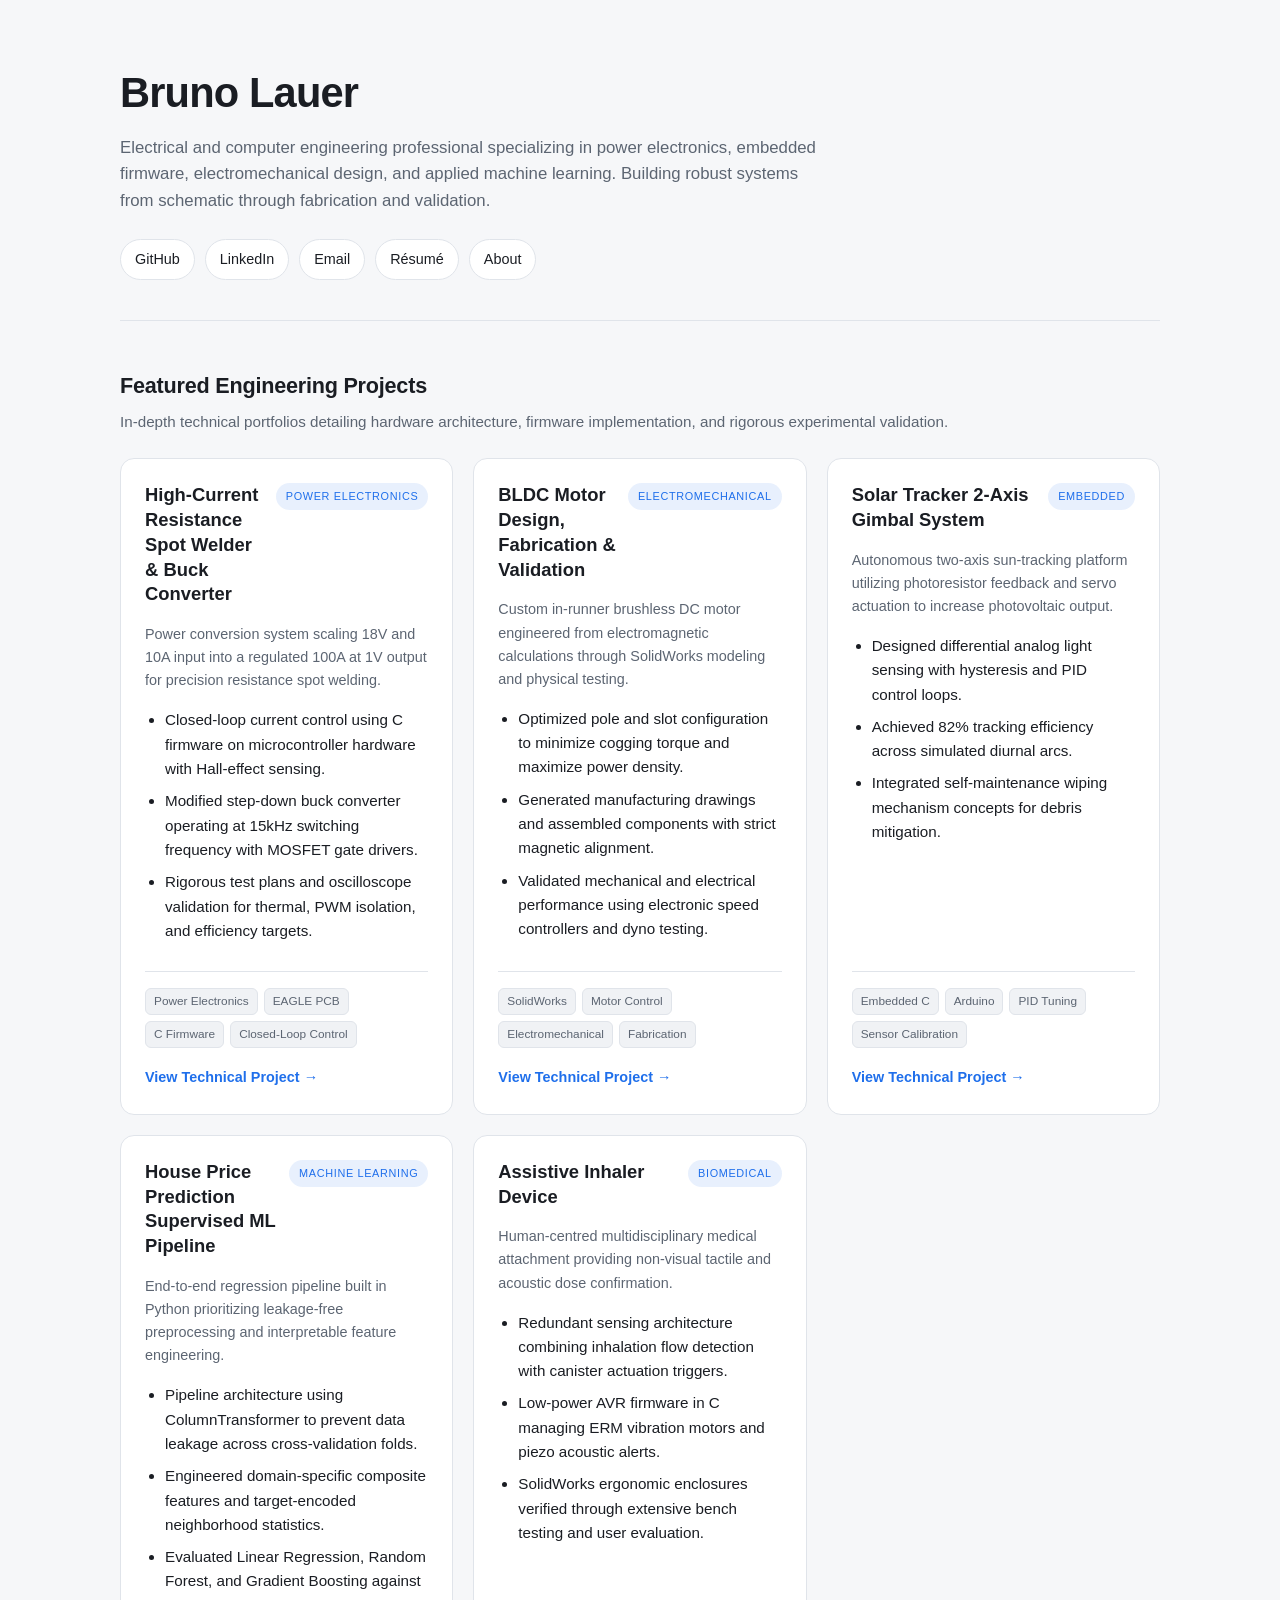
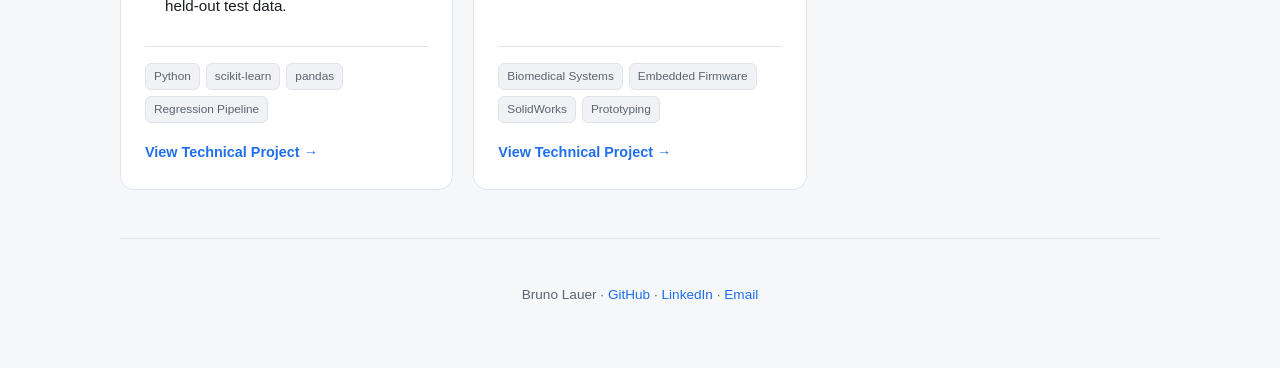
<file: index.html>
<!DOCTYPE html>
<html lang="en">
<head>
<meta charset="UTF-8">
<meta name="viewport" content="width=device-width, initial-scale=1.0">
<title>Bruno Lauer | Engineering Portfolio</title>
<link rel="stylesheet" href="assets/css/style.css">
</head>
<body>
<div class="wrap">
  <header>
    <h1>Bruno Lauer</h1>
    <p class="tagline">
      Electrical and computer engineering professional specializing in power electronics, embedded firmware, electromechanical design, and applied machine learning. Building robust systems from schematic through fabrication and validation.
    </p>
    <nav class="links">
      <a href="https://github.com/Blauer4096" target="_blank">GitHub</a>
      <a href="https://linkedin.com/in/bruno-lauer-353a502b2" target="_blank">LinkedIn</a>
      <a href="mailto:lb2017dec5@gmail.com">Email</a>
      <a href="resume.html">Résumé</a>
      <a href="about.html">About</a>
    </nav>
  </header>

  <section id="projects">
    <h2>Featured Engineering Projects</h2>
    <p class="section-sub">In-depth technical portfolios detailing hardware architecture, firmware implementation, and rigorous experimental validation.</p>

    <div class="grid">
      <!-- Spot Welder & Buck Converter -->
      <article class="card">
        <div class="card-top">
          <h3>High-Current Resistance Spot Welder & Buck Converter</h3>
          <span class="badge">Power Electronics</span>
        </div>
        <p class="summary">
          Power conversion system scaling 18V and 10A input into a regulated 100A at 1V output for precision resistance spot welding.
        </p>
        <ul>
          <li>Closed-loop current control using C firmware on microcontroller hardware with Hall-effect sensing.</li>
          <li>Modified step-down buck converter operating at 15kHz switching frequency with MOSFET gate drivers.</li>
          <li>Rigorous test plans and oscilloscope validation for thermal, PWM isolation, and efficiency targets.</li>
        </ul>
        <div class="tags">
          <span class="tag">Power Electronics</span>
          <span class="tag">EAGLE PCB</span>
          <span class="tag">C Firmware</span>
          <span class="tag">Closed-Loop Control</span>
        </div>
        <div style="margin-top: 16px;">
          <a href="projects/spot-welder.html" style="color: var(--accent); text-decoration: none; font-size: 0.9rem; font-weight: 550;">View Technical Project →</a>
        </div>
      </article>

      <!-- BLDC Motor -->
      <article class="card">
        <div class="card-top">
          <h3>BLDC Motor Design, Fabrication & Validation</h3>
          <span class="badge">Electromechanical</span>
        </div>
        <p class="summary">
          Custom in-runner brushless DC motor engineered from electromagnetic calculations through SolidWorks modeling and physical testing.
        </p>
        <ul>
          <li>Optimized pole and slot configuration to minimize cogging torque and maximize power density.</li>
          <li>Generated manufacturing drawings and assembled components with strict magnetic alignment.</li>
          <li>Validated mechanical and electrical performance using electronic speed controllers and dyno testing.</li>
        </ul>
        <div class="tags">
          <span class="tag">SolidWorks</span>
          <span class="tag">Motor Control</span>
          <span class="tag">Electromechanical</span>
          <span class="tag">Fabrication</span>
        </div>
        <div style="margin-top: 16px;">
          <a href="projects/bldc-motor.html" style="color: var(--accent); text-decoration: none; font-size: 0.9rem; font-weight: 550;">View Technical Project →</a>
        </div>
      </article>

      <!-- Solar Tracker -->
      <article class="card">
        <div class="card-top">
          <h3>Solar Tracker 2-Axis Gimbal System</h3>
          <span class="badge">Embedded</span>
        </div>
        <p class="summary">
          Autonomous two-axis sun-tracking platform utilizing photoresistor feedback and servo actuation to increase photovoltaic output.
        </p>
        <ul>
          <li>Designed differential analog light sensing with hysteresis and PID control loops.</li>
          <li>Achieved 82% tracking efficiency across simulated diurnal arcs.</li>
          <li>Integrated self-maintenance wiping mechanism concepts for debris mitigation.</li>
        </ul>
        <div class="tags">
          <span class="tag">Embedded C</span>
          <span class="tag">Arduino</span>
          <span class="tag">PID Tuning</span>
          <span class="tag">Sensor Calibration</span>
        </div>
        <div style="margin-top: 16px;">
          <a href="projects/solar-tracker.html" style="color: var(--accent); text-decoration: none; font-size: 0.9rem; font-weight: 550;">View Technical Project →</a>
        </div>
      </article>

      <!-- House Price ML -->
      <article class="card">
        <div class="card-top">
          <h3>House Price Prediction Supervised ML Pipeline</h3>
          <span class="badge">Machine Learning</span>
        </div>
        <p class="summary">
          End-to-end regression pipeline built in Python prioritizing leakage-free preprocessing and interpretable feature engineering.
        </p>
        <ul>
          <li>Pipeline architecture using ColumnTransformer to prevent data leakage across cross-validation folds.</li>
          <li>Engineered domain-specific composite features and target-encoded neighborhood statistics.</li>
          <li>Evaluated Linear Regression, Random Forest, and Gradient Boosting against held-out test data.</li>
        </ul>
        <div class="tags">
          <span class="tag">Python</span>
          <span class="tag">scikit-learn</span>
          <span class="tag">pandas</span>
          <span class="tag">Regression Pipeline</span>
        </div>
        <div style="margin-top: 16px;">
          <a href="projects/house-price-ml.html" style="color: var(--accent); text-decoration: none; font-size: 0.9rem; font-weight: 550;">View Technical Project →</a>
        </div>
      </article>

      <!-- Assistive Inhaler -->
      <article class="card">
        <div class="card-top">
          <h3>Assistive Inhaler Device</h3>
          <span class="badge">Biomedical</span>
        </div>
        <p class="summary">
          Human-centred multidisciplinary medical attachment providing non-visual tactile and acoustic dose confirmation.
        </p>
        <ul>
          <li>Redundant sensing architecture combining inhalation flow detection with canister actuation triggers.</li>
          <li>Low-power AVR firmware in C managing ERM vibration motors and piezo acoustic alerts.</li>
          <li>SolidWorks ergonomic enclosures verified through extensive bench testing and user evaluation.</li>
        </ul>
        <div class="tags">
          <span class="tag">Biomedical Systems</span>
          <span class="tag">Embedded Firmware</span>
          <span class="tag">SolidWorks</span>
          <span class="tag">Prototyping</span>
        </div>
        <div style="margin-top: 16px;">
          <a href="projects/assistive-inhaler.html" style="color: var(--accent); text-decoration: none; font-size: 0.9rem; font-weight: 550;">View Technical Project →</a>
        </div>
      </article>

    </div>
  </section>

  <footer>
    <p>Bruno Lauer · <a href="https://github.com/Blauer4096" target="_blank">GitHub</a> · <a href="https://linkedin.com/in/bruno-lauer-353a502b2" target="_blank">LinkedIn</a> · <a href="mailto:lb2017dec5@gmail.com">Email</a></p>
  </footer>
</div>
<script src="assets/js/main.js"></script>
</body>
</html>
</file>
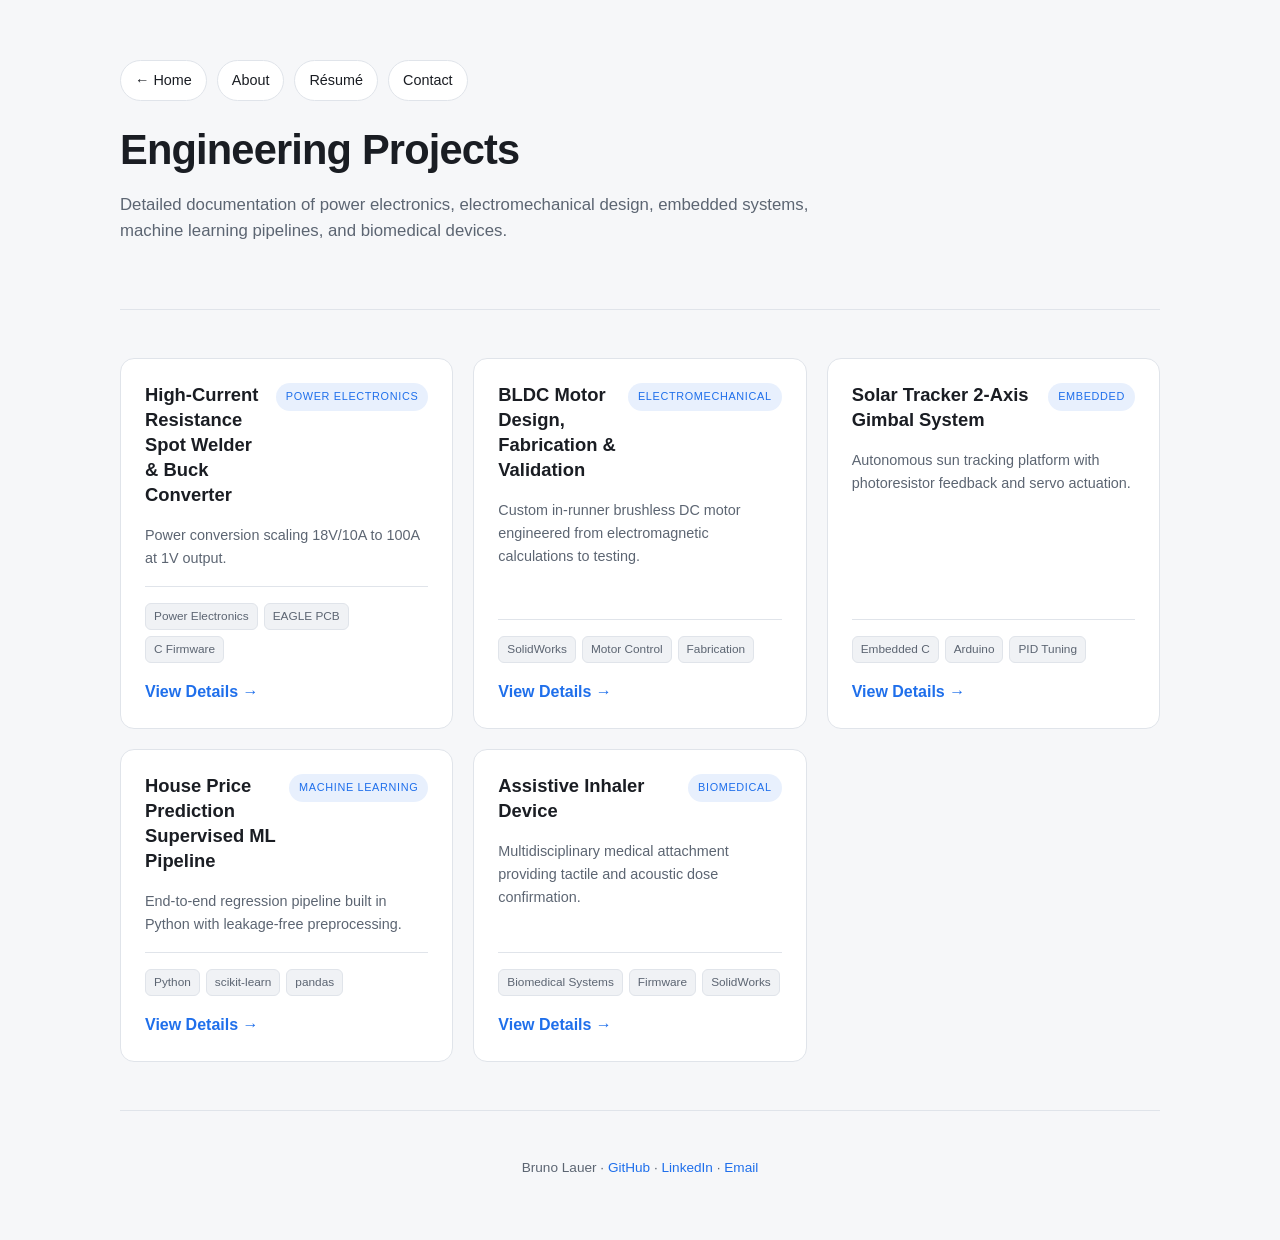
<file: projects/index.html>
<!DOCTYPE html>
<html lang="en">
<head>
<meta charset="UTF-8">
<meta name="viewport" content="width=device-width, initial-scale=1.0">
<title>Engineering Projects - Bruno Lauer</title>
<link rel="stylesheet" href="../assets/css/style.css">
</head>
<body>
<div class="wrap">
  <header>
    <nav class="links" style="margin-bottom: 16px;">
      <a href="../index.html">&larr; Home</a>
      <a href="../about.html">About</a>
      <a href="../resume.html">R&eacute;sum&eacute;</a>
      <a href="../contact.html">Contact</a>
    </nav>
    <h1>Engineering Projects</h1>
    <p class="tagline">Detailed documentation of power electronics, electromechanical design, embedded systems, machine learning pipelines, and biomedical devices.</p>
  </header>

  <section>
    <div class="grid">
      <article class="card">
        <div class="card-top">
          <h3>High-Current Resistance Spot Welder & Buck Converter</h3>
          <span class="badge">Power Electronics</span>
        </div>
        <p class="summary">Power conversion scaling 18V/10A to 100A at 1V output.</p>
        <div class="tags"><span class="tag">Power Electronics</span><span class="tag">EAGLE PCB</span><span class="tag">C Firmware</span></div>
        <div style="margin-top: 16px;"><a href="spot-welder.html" style="color: var(--accent); text-decoration: none; font-weight: 550;">View Details →</a></div>
      </article>

      <article class="card">
        <div class="card-top">
          <h3>BLDC Motor Design, Fabrication & Validation</h3>
          <span class="badge">Electromechanical</span>
        </div>
        <p class="summary">Custom in-runner brushless DC motor engineered from electromagnetic calculations to testing.</p>
        <div class="tags"><span class="tag">SolidWorks</span><span class="tag">Motor Control</span><span class="tag">Fabrication</span></div>
        <div style="margin-top: 16px;"><a href="bldc-motor.html" style="color: var(--accent); text-decoration: none; font-weight: 550;">View Details →</a></div>
      </article>

      <article class="card">
        <div class="card-top">
          <h3>Solar Tracker 2-Axis Gimbal System</h3>
          <span class="badge">Embedded</span>
        </div>
        <p class="summary">Autonomous sun tracking platform with photoresistor feedback and servo actuation.</p>
        <div class="tags"><span class="tag">Embedded C</span><span class="tag">Arduino</span><span class="tag">PID Tuning</span></div>
        <div style="margin-top: 16px;"><a href="solar-tracker.html" style="color: var(--accent); text-decoration: none; font-weight: 550;">View Details →</a></div>
      </article>

      <article class="card">
        <div class="card-top">
          <h3>House Price Prediction Supervised ML Pipeline</h3>
          <span class="badge">Machine Learning</span>
        </div>
        <p class="summary">End-to-end regression pipeline built in Python with leakage-free preprocessing.</p>
        <div class="tags"><span class="tag">Python</span><span class="tag">scikit-learn</span><span class="tag">pandas</span></div>
        <div style="margin-top: 16px;"><a href="house-price-ml.html" style="color: var(--accent); text-decoration: none; font-weight: 550;">View Details →</a></div>
      </article>

      <article class="card">
        <div class="card-top">
          <h3>Assistive Inhaler Device</h3>
          <span class="badge">Biomedical</span>
        </div>
        <p class="summary">Multidisciplinary medical attachment providing tactile and acoustic dose confirmation.</p>
        <div class="tags"><span class="tag">Biomedical Systems</span><span class="tag">Firmware</span><span class="tag">SolidWorks</span></div>
        <div style="margin-top: 16px;"><a href="assistive-inhaler.html" style="color: var(--accent); text-decoration: none; font-weight: 550;">View Details →</a></div>
      </article>
    </div>
  </section>

  <footer>
    <p>Bruno Lauer · <a href="https://github.com/Blauer4096" target="_blank">GitHub</a> · <a href="https://linkedin.com/in/bruno-lauer-353a502b2" target="_blank">LinkedIn</a> · <a href="mailto:lb2017dec5@gmail.com">Email</a></p>
  </footer>
</div>
<script src="../assets/js/main.js"></script>
</body>
</html>
</file>
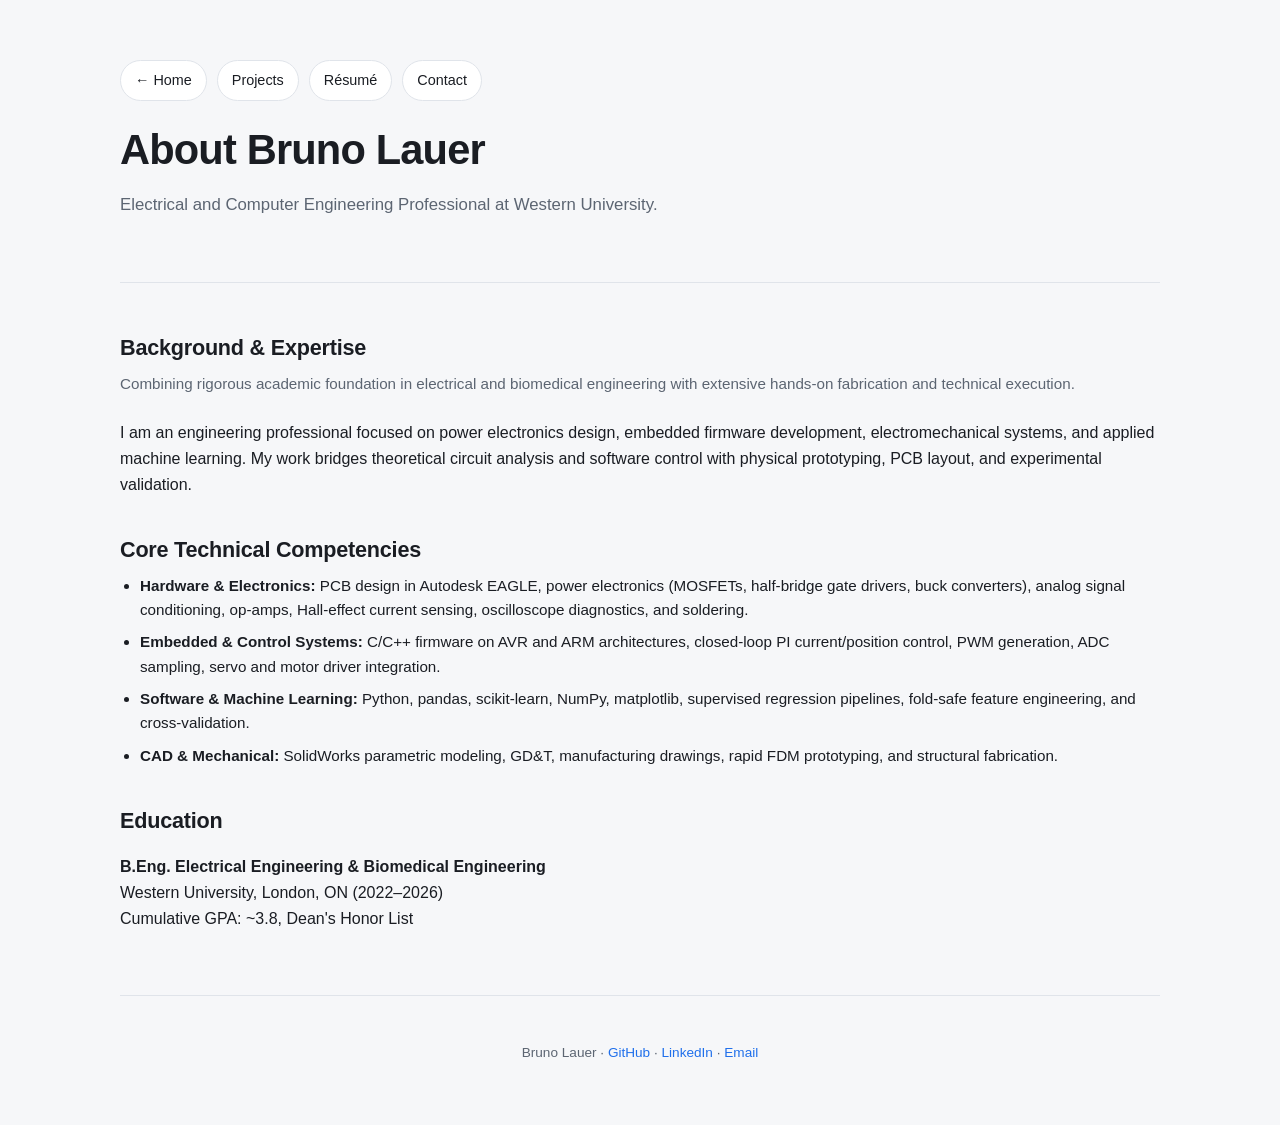
<file: about.html>
<!DOCTYPE html>
<html lang="en">
<head>
<meta charset="UTF-8">
<meta name="viewport" content="width=device-width, initial-scale=1.0">
<title>About Bruno Lauer | Engineering Portfolio</title>
<link rel="stylesheet" href="assets/css/style.css">
</head>
<body>
<div class="wrap">
  <header>
    <nav class="links" style="margin-bottom: 16px;">
      <a href="index.html">← Home</a>
      <a href="projects/index.html">Projects</a>
      <a href="resume.html">Résumé</a>
      <a href="contact.html">Contact</a>
    </nav>
    <h1>About Bruno Lauer</h1>
    <p class="tagline">Electrical and Computer Engineering Professional at Western University.</p>
  </header>

  <section>
    <h2>Background & Expertise</h2>
    <p class="section-sub">Combining rigorous academic foundation in electrical and biomedical engineering with extensive hands-on fabrication and technical execution.</p>

    <p>I am an engineering professional focused on power electronics design, embedded firmware development, electromechanical systems, and applied machine learning. My work bridges theoretical circuit analysis and software control with physical prototyping, PCB layout, and experimental validation.</p>

    <h2 style="margin-top: 36px;">Core Technical Competencies</h2>
    <ul>
      <li><strong>Hardware & Electronics:</strong> PCB design in Autodesk EAGLE, power electronics (MOSFETs, half-bridge gate drivers, buck converters), analog signal conditioning, op-amps, Hall-effect current sensing, oscilloscope diagnostics, and soldering.</li>
      <li><strong>Embedded & Control Systems:</strong> C/C++ firmware on AVR and ARM architectures, closed-loop PI current/position control, PWM generation, ADC sampling, servo and motor driver integration.</li>
      <li><strong>Software & Machine Learning:</strong> Python, pandas, scikit-learn, NumPy, matplotlib, supervised regression pipelines, fold-safe feature engineering, and cross-validation.</li>
      <li><strong>CAD & Mechanical:</strong> SolidWorks parametric modeling, GD&T, manufacturing drawings, rapid FDM prototyping, and structural fabrication.</li>
    </ul>

    <h2 style="margin-top: 36px;">Education</h2>
    <p><strong>B.Eng. Electrical Engineering & Biomedical Engineering</strong><br>Western University, London, ON (2022–2026)<br>Cumulative GPA: ~3.8, Dean's Honor List</p>
  </section>

  <footer>
    <p>Bruno Lauer · <a href="https://github.com/Blauer4096" target="_blank">GitHub</a> · <a href="https://linkedin.com/in/bruno-lauer-353a502b2" target="_blank">LinkedIn</a> · <a href="mailto:lb2017dec5@gmail.com">Email</a></p>
  </footer>
</div>
<script src="assets/js/main.js"></script>
</body>
</html>
</file>
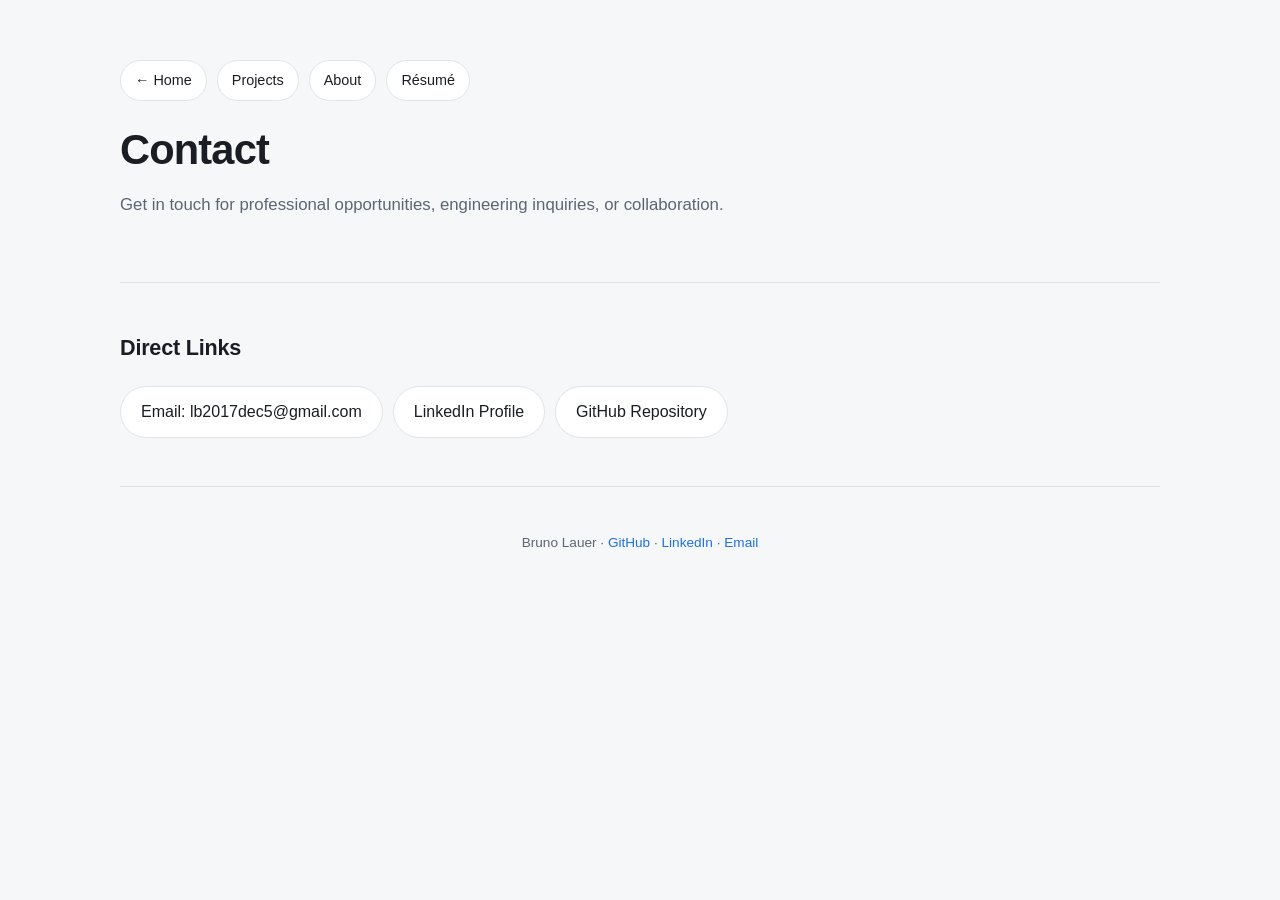
<file: contact.html>
<!DOCTYPE html>
<html lang="en">
<head>
<meta charset="UTF-8">
<meta name="viewport" content="width=device-width, initial-scale=1.0">
<title>Contact Bruno Lauer</title>
<link rel="stylesheet" href="assets/css/style.css">
</head>
<body>
<div class="wrap">
  <header>
    <nav class="links" style="margin-bottom: 16px;">
      <a href="index.html">← Home</a>
      <a href="projects/index.html">Projects</a>
      <a href="about.html">About</a>
      <a href="resume.html">Résumé</a>
    </nav>
    <h1>Contact</h1>
    <p class="tagline">Get in touch for professional opportunities, engineering inquiries, or collaboration.</p>
  </header>

  <section>
    <h2>Direct Links</h2>
    <div class="links" style="margin-top: 20px;">
      <a href="mailto:lb2017dec5@gmail.com" style="padding: 12px 20px; font-size: 1rem;">Email: lb2017dec5@gmail.com</a>
      <a href="https://linkedin.com/in/bruno-lauer-353a502b2" target="_blank" style="padding: 12px 20px; font-size: 1rem;">LinkedIn Profile</a>
      <a href="https://github.com/Blauer4096" target="_blank" style="padding: 12px 20px; font-size: 1rem;">GitHub Repository</a>
    </div>
  </section>

  <footer>
    <p>Bruno Lauer · <a href="https://github.com/Blauer4096" target="_blank">GitHub</a> · <a href="https://linkedin.com/in/bruno-lauer-353a502b2" target="_blank">LinkedIn</a> · <a href="mailto:lb2017dec5@gmail.com">Email</a></p>
  </footer>
</div>
<script src="assets/js/main.js"></script>
</body>
</html>
</file>
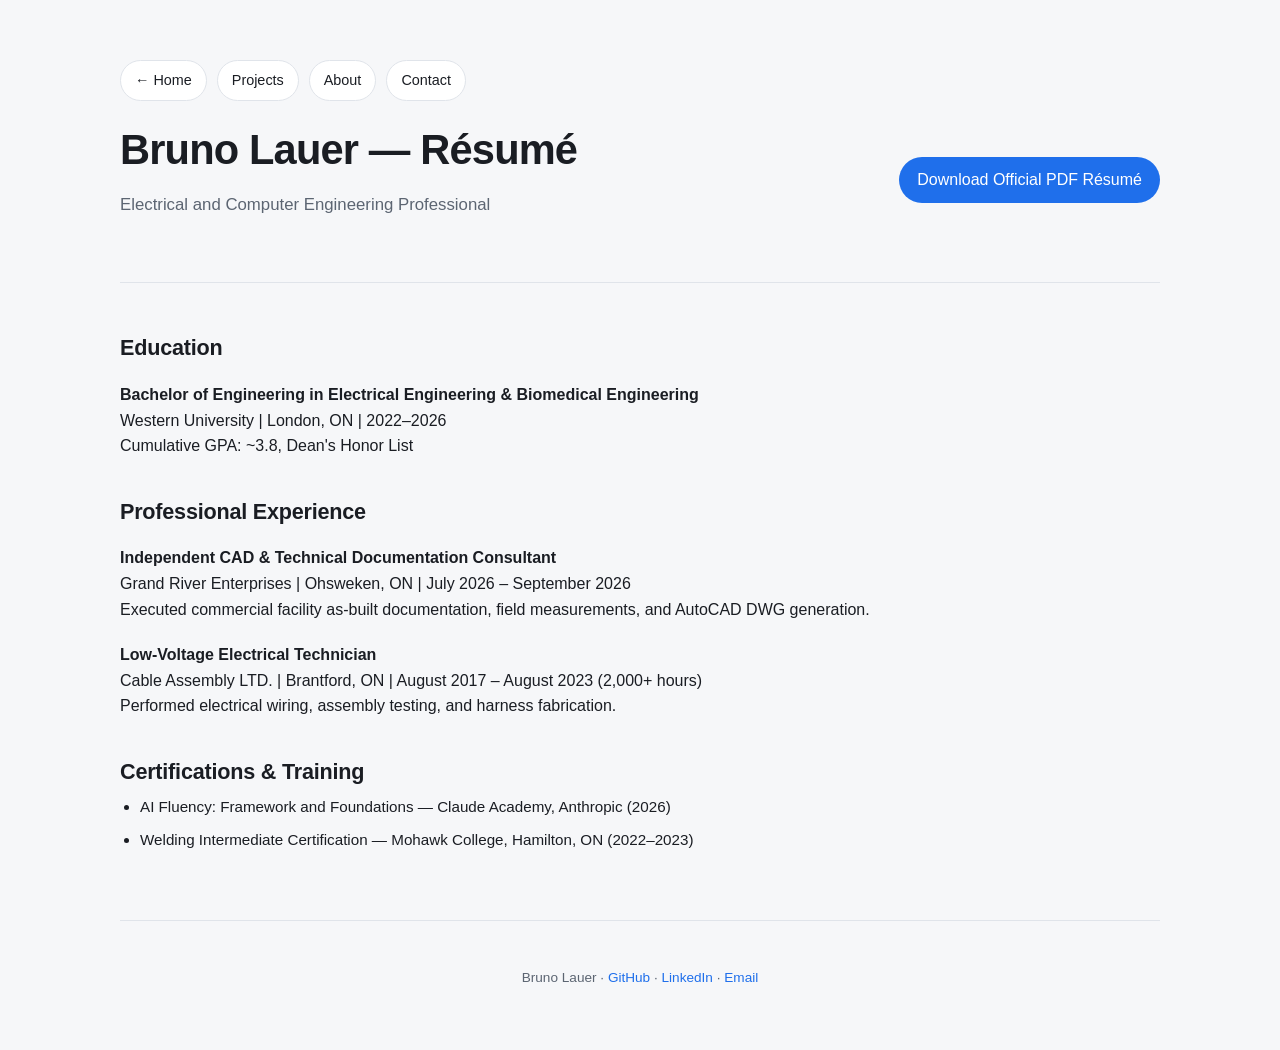
<file: resume.html>
<!DOCTYPE html>
<html lang="en">
<head>
<meta charset="UTF-8">
<meta name="viewport" content="width=device-width, initial-scale=1.0">
<title>Résumé | Bruno Lauer</title>
<link rel="stylesheet" href="assets/css/style.css">
</head>
<body>
<div class="wrap">
  <header>
    <nav class="links" style="margin-bottom: 16px;">
      <a href="index.html">← Home</a>
      <a href="projects/index.html">Projects</a>
      <a href="about.html">About</a>
      <a href="contact.html">Contact</a>
    </nav>
    <div style="display: flex; align-items: center; justify-content: space-between; flex-wrap: wrap; gap: 16px;">
      <div>
        <h1>Bruno Lauer — Résumé</h1>
        <p class="tagline">Electrical and Computer Engineering Professional</p>
      </div>
      <div>
        <a href="resume.pdf" class="links" style="display: inline-flex; padding: 10px 18px; background: var(--accent); color: #fff; border-radius: 999px; text-decoration: none; font-weight: 500;">Download Official PDF Résumé</a>
      </div>
    </div>
  </header>

  <section>
    <h2>Education</h2>
    <p><strong>Bachelor of Engineering in Electrical Engineering & Biomedical Engineering</strong><br>
    Western University | London, ON | 2022–2026<br>
    Cumulative GPA: ~3.8, Dean's Honor List</p>

    <h2 style="margin-top: 36px;">Professional Experience</h2>
    <p><strong>Independent CAD & Technical Documentation Consultant</strong><br>
    Grand River Enterprises | Ohsweken, ON | July 2026 – September 2026<br>
    Executed commercial facility as-built documentation, field measurements, and AutoCAD DWG generation.</p>

    <p style="margin-top: 20px;"><strong>Low-Voltage Electrical Technician</strong><br>
    Cable Assembly LTD. | Brantford, ON | August 2017 – August 2023 (2,000+ hours)<br>
    Performed electrical wiring, assembly testing, and harness fabrication.</p>

    <h2 style="margin-top: 36px;">Certifications & Training</h2>
    <ul>
      <li>AI Fluency: Framework and Foundations — Claude Academy, Anthropic (2026)</li>
      <li>Welding Intermediate Certification — Mohawk College, Hamilton, ON (2022–2023)</li>
    </ul>
  </section>

  <footer>
    <p>Bruno Lauer · <a href="https://github.com/Blauer4096" target="_blank">GitHub</a> · <a href="https://linkedin.com/in/bruno-lauer-353a502b2" target="_blank">LinkedIn</a> · <a href="mailto:lb2017dec5@gmail.com">Email</a></p>
  </footer>
</div>
<script src="assets/js/main.js"></script>
</body>
</html>
</file>
<file: assets/css/style.css>
:root {
    --bg: #0f1115;
    --surface: #171a21;
    --surface-2: #1e222b;
    --border: #2a2f3a;
    --text: #e8eaf0;
    --muted: #9aa3b2;
    --accent: #4f9cf9;
    --accent-soft: rgba(79, 156, 249, 0.12);
    --radius: 14px;
  }

  @media (prefers-color-scheme: light) {
    :root {
      --bg: #f6f7f9;
      --surface: #ffffff;
      --surface-2: #f0f2f5;
      --border: #e0e4ea;
      --text: #1a1d23;
      --muted: #5c6572;
      --accent: #1f6feb;
      --accent-soft: rgba(31, 111, 235, 0.10);
    }
  }

  * { box-sizing: border-box; }
  html { scroll-behavior: smooth; }
  body {
    margin: 0;
    font-family: -apple-system, BlinkMacSystemFont, "Segoe UI", Roboto, Helvetica, Arial, sans-serif;
    background: var(--bg);
    color: var(--text);
    line-height: 1.6;
    -webkit-font-smoothing: antialiased;
  }
  .wrap { max-width: 1080px; margin: 0 auto; padding: 0 20px; }
  header { padding: 60px 0 40px; border-bottom: 1px solid var(--border); }
  header h1 { font-size: clamp(1.9rem, 4vw, 2.6rem); margin: 0 0 8px; letter-spacing: -0.02em; }
  .tagline { color: var(--muted); font-size: 1.05rem; max-width: 700px; margin: 0 0 24px; }
  .links { display: flex; flex-wrap: wrap; gap: 10px; }
  .links a {
    display: inline-flex; align-items: center; gap: 6px; padding: 8px 14px;
    border: 1px solid var(--border); border-radius: 999px; background: var(--surface);
    color: var(--text); text-decoration: none; font-size: 0.9rem; transition: border-color .15s, transform .15s;
  }
  .links a:hover { border-color: var(--accent); transform: translateY(-1px); }
  section { padding: 48px 0; }
  h2 { font-size: 1.35rem; margin: 0 0 6px; letter-spacing: -0.01em; }
  .section-sub { color: var(--muted); font-size: 0.95rem; margin: 0 0 24px; }
  .grid { display: grid; grid-template-columns: repeat(auto-fit, minmax(320px, 1fr)); gap: 20px; }
  .card {
    background: var(--surface); border: 1px solid var(--border); border-radius: var(--radius);
    padding: 24px; display: flex; flex-direction: column; transition: border-color .18s, transform .18s;
  }
  .card:hover { border-color: var(--accent); transform: translateY(-2px); }
  .card-top { display: flex; align-items: flex-start; justify-content: space-between; gap: 12px; margin-bottom: 8px; }
  .card h3 { font-size: 1.15rem; margin: 0; line-height: 1.35; }
  .badge {
    flex-shrink: 0; font-size: 0.68rem; text-transform: uppercase; letter-spacing: 0.06em;
    padding: 4px 9px; border-radius: 999px; background: var(--accent-soft); color: var(--accent);
    border: 1px solid transparent; white-space: nowrap;
  }
  .card .summary { color: var(--muted); font-size: 0.9rem; margin: 8px 0 16px; }
  .card ul, section ul { margin: 0 0 20px; padding-left: 20px; font-size: 0.95rem; }
  .card ul li, section ul li { margin-bottom: 8px; color: var(--text); }
  .tags { display: flex; flex-wrap: wrap; gap: 6px; margin-top: auto; padding-top: 16px; border-top: 1px solid var(--border); }
  .tag { font-size: 0.74rem; color: var(--muted); background: var(--surface-2); border: 1px solid var(--border); border-radius: 6px; padding: 3px 8px; }
  footer { border-top: 1px solid var(--border); padding: 32px 0 48px; color: var(--muted); font-size: 0.85rem; text-align: center; }
  footer a { color: var(--accent); text-decoration: none; }
  footer a:hover { text-decoration: underline; }



/* ============================================
   PROJECT PAGE STYLES
   ============================================ */

/* Nav bar */
.nav {
  position: sticky;
  top: 0;
  z-index: 50;
  background: var(--bg);
  border-bottom: 1px solid var(--border);
  padding: 14px 0;
}
.nav .wrap {
  display: flex;
  align-items: center;
  justify-content: space-between;
  gap: 16px;
}
.nav-brand {
  font-weight: 600;
  color: var(--text);
  text-decoration: none;
  font-size: 1rem;
}
.nav-links {
  display: flex;
  gap: 20px;
  list-style: none;
  margin: 0;
  padding: 0;
}
.nav-links a {
  color: var(--muted);
  text-decoration: none;
  font-size: 0.92rem;
  transition: color .15s;
}
.nav-links a:hover { color: var(--accent); }
.nav-right {
  display: flex;
  align-items: center;
  gap: 8px;
}
.theme-toggle, .hamburger {
  background: var(--surface);
  border: 1px solid var(--border);
  border-radius: 8px;
  padding: 6px 10px;
  cursor: pointer;
  color: var(--text);
  font-size: 1rem;
}
.theme-toggle:hover, .hamburger:hover { border-color: var(--accent); }
.hamburger { display: none; }

/* Page header */
.page-header {
  padding: 48px 0 32px;
  border-bottom: 1px solid var(--border);
  margin-bottom: 40px;
}
.breadcrumb {
  color: var(--muted);
  font-size: 0.85rem;
  margin: 0 0 14px;
}
.breadcrumb a {
  color: var(--muted);
  text-decoration: none;
}
.breadcrumb a:hover { color: var(--accent); }
.page-title {
  font-size: clamp(1.6rem, 3.4vw, 2.2rem);
  margin: 12px 0 10px;
  letter-spacing: -0.02em;
  line-height: 1.2;
}
.page-subtitle {
  color: var(--muted);
  font-size: 1.02rem;
  max-width: 760px;
  margin: 0;
}

/* Content sections */
.content-section { margin-bottom: 48px; }
.section-title {
  font-size: 1.3rem;
  margin: 0 0 14px;
  padding-bottom: 8px;
  border-bottom: 1px solid var(--border);
  letter-spacing: -0.01em;
}
.sub-section-title {
  font-size: 1.02rem;
  margin: 24px 0 8px;
  color: var(--accent);
}
.content-section p {
  margin: 0 0 14px;
  font-size: 0.96rem;
  color: var(--text);
}
.content-section ul { margin: 0 0 18px; padding-left: 22px; }
.content-section li { margin-bottom: 8px; font-size: 0.95rem; }

/* Specs table */
.specs-table {
  width: 100%;
  border-collapse: collapse;
  font-size: 0.92rem;
  background: var(--surface);
  border: 1px solid var(--border);
  border-radius: var(--radius);
  overflow: hidden;
}
.specs-table th, .specs-table td {
  padding: 11px 16px;
  text-align: left;
  border-bottom: 1px solid var(--border);
  vertical-align: top;
}
.specs-table tr:last-child th,
.specs-table tr:last-child td { border-bottom: none; }
.specs-table th {
  width: 200px;
  color: var(--muted);
  font-weight: 550;
  background: var(--surface-2);
}

/* Figure grid */
.figure-grid {
  display: grid;
  grid-template-columns: repeat(auto-fit, minmax(260px, 1fr));
  gap: 18px;
  margin-top: 20px;
}
.figure {
  margin: 0;
  background: var(--surface);
  border: 1px solid var(--border);
  border-radius: var(--radius);
  overflow: hidden;
  transition: border-color .18s, transform .18s;
}
.figure:hover { border-color: var(--accent); transform: translateY(-2px); }
.figure img {
  width: 100%;
  height: auto;
  display: block;
  cursor: zoom-in;
  background: var(--surface-2);
}
.figure figcaption {
  padding: 12px 14px;
  font-size: 0.82rem;
  color: var(--muted);
  border-top: 1px solid var(--border);
  line-height: 1.5;
}

/* Prev/Next project nav */
.project-nav {
  display: grid;
  grid-template-columns: 1fr 1fr;
  gap: 16px;
  margin: 60px 0 40px;
}
.project-nav-btn {
  display: flex;
  flex-direction: column;
  gap: 4px;
  padding: 18px 20px;
  background: var(--surface);
  border: 1px solid var(--border);
  border-radius: var(--radius);
  text-decoration: none;
  color: var(--text);
  transition: border-color .18s, transform .18s;
}
.project-nav-btn:hover { border-color: var(--accent); transform: translateY(-2px); }
.project-nav-btn.next { text-align: right; }
.nav-label {
  font-size: 0.78rem;
  color: var(--muted);
  text-transform: uppercase;
  letter-spacing: 0.06em;
}
.nav-title { font-size: 1rem; font-weight: 550; }

/* Lightbox */
.lightbox {
  display: none;
  position: fixed;
  inset: 0;
  z-index: 100;
  background: rgba(0, 0, 0, 0.85);
  align-items: center;
  justify-content: center;
  padding: 32px;
  cursor: zoom-out;
}
.lightbox.active { display: flex; }
.lightbox img {
  max-width: 100%;
  max-height: 100%;
  border-radius: 8px;
}

/* Footer (page-level) */
.footer {
  border-top: 1px solid var(--border);
  padding: 32px 0 48px;
  color: var(--muted);
  font-size: 0.85rem;
  text-align: center;
}
.footer a { color: var(--accent); text-decoration: none; }
.footer a:hover { text-decoration: underline; }

/* Mobile */
@media (max-width: 720px) {
  .hamburger { display: block; }
  .nav-links {
    display: none;
    position: absolute;
    top: 100%;
    left: 0;
    right: 0;
    flex-direction: column;
    background: var(--bg);
    border-bottom: 1px solid var(--border);
    padding: 16px 20px;
    gap: 14px;
  }
  .nav-links.open { display: flex; }
  .specs-table th { width: 130px; font-size: 0.85rem; }
  .project-nav { grid-template-columns: 1fr; }
  .project-nav-btn.next { text-align: left; }
}
</file>
